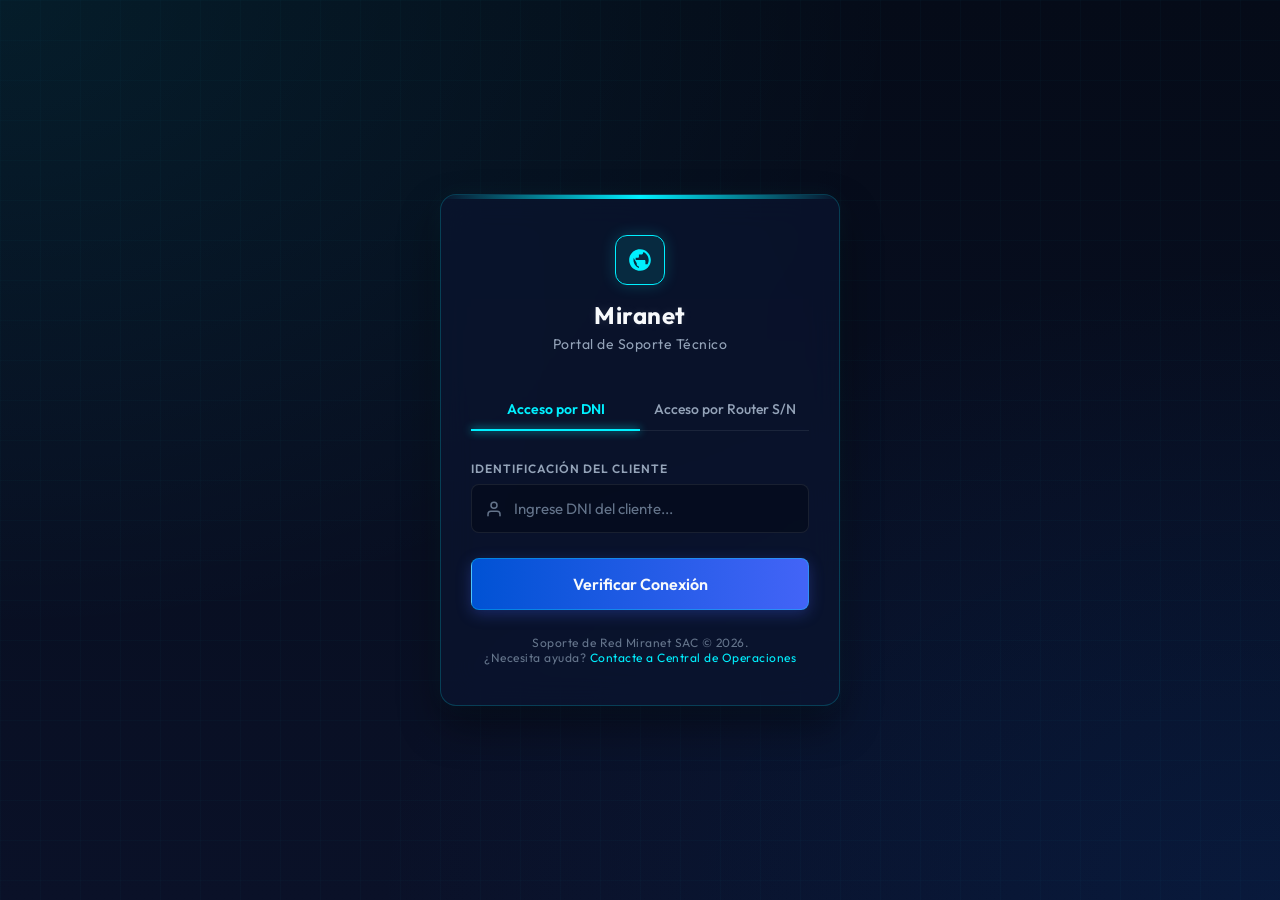
<file: frontend/index.html>
<!DOCTYPE html>
<html lang="es">
<head>
    <meta charset="UTF-8">
    <meta name="viewport" content="width=device-width, initial-scale=1.0">
    <title>Miranet - Portal de Soporte Técnico (Login)</title>
    <!-- Google Fonts: Outfit for clean engineering interface vibe -->
    <link rel="preconnect" href="https://fonts.googleapis.com">
    <link rel="preconnect" href="https://fonts.gstatic.com" crossorigin>
    <link href="https://fonts.googleapis.com/css2?family=Outfit:wght@300;400;500;600;700;800&display=swap" rel="stylesheet">
    <style>
        :root {
            --bg-primary: #050b18;
            --bg-secondary: #0a1128;
            --bg-card: rgba(10, 20, 47, 0.7);
            --border-glow: rgba(0, 240, 255, 0.2);
            --border-active: #00f0ff;
            --text-primary: #f8fafc;
            --text-secondary: #94a3b8;
            --text-muted: #64748b;
            --cyan-glow: rgba(0, 240, 255, 0.4);
            --danger-color: #ef4444;
        }

        * {
            box-sizing: border-box;
            margin: 0;
            padding: 0;
            font-family: 'Outfit', sans-serif;
            transition: all 0.3s ease;
        }

        body {
            background-color: var(--bg-primary);
            background-image: 
                radial-gradient(at 0% 0%, rgba(0, 240, 255, 0.08) 0, transparent 50%),
                radial-gradient(at 100% 100%, rgba(0, 74, 173, 0.15) 0, transparent 50%),
                linear-gradient(180deg, var(--bg-primary) 0%, var(--bg-secondary) 100%);
            min-height: 100vh;
            display: flex;
            align-items: center;
            justify-content: center;
            color: var(--text-primary);
            overflow-x: hidden;
            position: relative;
        }

        /* Subtle cyber grid backdrop */
        body::before {
            content: '';
            position: absolute;
            top: 0;
            left: 0;
            width: 100%;
            height: 100%;
            background-size: 40px 40px;
            background-image: 
                linear-gradient(to right, rgba(0, 240, 255, 0.02) 1px, transparent 1px),
                linear-gradient(to bottom, rgba(0, 240, 255, 0.02) 1px, transparent 1px);
            pointer-events: none;
            z-index: 1;
        }

        .login-container {
            width: 100%;
            max-width: 440px;
            padding: 20px;
            position: relative;
            z-index: 2;
        }

        .login-card {
            background: var(--bg-card);
            border: 1px solid var(--border-glow);
            border-radius: 16px;
            padding: 40px 30px;
            box-shadow: 0 20px 40px rgba(0, 0, 0, 0.4), 
                        0 0 25px rgba(0, 240, 255, 0.05);
            backdrop-filter: blur(16px);
            -webkit-backdrop-filter: blur(16px);
            position: relative;
            overflow: hidden;
        }

        /* Ambient top cyan indicator line */
        .login-card::before {
            content: '';
            position: absolute;
            top: 0;
            left: 0;
            right: 0;
            height: 4px;
            background: linear-gradient(90deg, transparent, var(--border-active), transparent);
        }

        .header {
            text-align: center;
            margin-bottom: 35px;
        }

        .logo {
            display: inline-flex;
            align-items: center;
            justify-content: center;
            width: 50px;
            height: 50px;
            border-radius: 12px;
            background: rgba(0, 240, 255, 0.1);
            border: 1px solid var(--border-active);
            box-shadow: 0 0 15px rgba(0, 240, 255, 0.2);
            margin-bottom: 15px;
        }

        .logo svg {
            width: 26px;
            height: 26px;
            fill: var(--border-active);
        }

        .title {
            font-size: 24px;
            font-weight: 700;
            letter-spacing: 0.5px;
            color: var(--text-primary);
            text-shadow: 0 0 10px rgba(248, 250, 252, 0.1);
        }

        .subtitle {
            font-size: 14px;
            color: var(--text-secondary);
            margin-top: 5px;
            font-weight: 400;
            letter-spacing: 0.5px;
        }

        .tabs {
            display: flex;
            border-bottom: 1px solid rgba(255, 255, 255, 0.08);
            margin-bottom: 30px;
        }

        .tab-btn {
            flex: 1;
            background: none;
            border: none;
            color: var(--text-secondary);
            font-size: 14px;
            font-weight: 500;
            padding: 12px 5px;
            cursor: pointer;
            position: relative;
            outline: none;
        }

        .tab-btn:hover {
            color: var(--text-primary);
        }

        .tab-btn.active {
            color: var(--border-active);
            font-weight: 600;
        }

        .tab-btn.active::after {
            content: '';
            position: absolute;
            bottom: -1px;
            left: 0;
            right: 0;
            height: 2px;
            background: var(--border-active);
            box-shadow: 0 0 8px var(--border-active);
        }

        .form-group {
            margin-bottom: 25px;
            position: relative;
        }

        .form-label {
            display: block;
            font-size: 12px;
            font-weight: 600;
            text-transform: uppercase;
            letter-spacing: 1px;
            color: var(--text-secondary);
            margin-bottom: 8px;
        }

        .input-wrapper {
            position: relative;
        }

        .input-icon {
            position: absolute;
            left: 14px;
            top: 50%;
            transform: translateY(-50%);
            width: 18px;
            height: 18px;
            stroke: var(--text-muted);
            fill: none;
            pointer-events: none;
        }

        .form-input {
            width: 100%;
            background: rgba(5, 11, 24, 0.6);
            border: 1px solid rgba(255, 255, 255, 0.08);
            border-radius: 8px;
            padding: 14px 14px 14px 42px;
            font-size: 15px;
            color: var(--text-primary);
            outline: none;
        }

        .form-input::placeholder {
            color: var(--text-muted);
        }

        .form-input:focus {
            border-color: var(--border-active);
            box-shadow: 0 0 10px rgba(0, 240, 255, 0.15);
            background: rgba(5, 11, 24, 0.8);
        }

        /* Focus icon state change */
        .form-input:focus ~ .input-icon {
            stroke: var(--border-active);
            filter: drop-shadow(0 0 2px var(--border-active));
        }

        .input-panel {
            display: none;
        }

        .input-panel.active {
            display: block;
            animation: fadeIn 0.25s ease-out forwards;
        }

        @keyframes fadeIn {
            from { opacity: 0; transform: translateY(5px); }
            to { opacity: 1; transform: translateY(0); }
        }

        .error-message {
            color: var(--danger-color);
            font-size: 13px;
            margin-top: 6px;
            display: none;
            align-items: center;
            gap: 5px;
        }

        .btn-submit {
            width: 100%;
            background: linear-gradient(90deg, #0052d4, #4364f7, #6fb1fc);
            background-size: 200% auto;
            border: 1px solid rgba(0, 240, 255, 0.3);
            border-radius: 8px;
            color: var(--text-primary);
            font-size: 16px;
            font-weight: 600;
            padding: 15px;
            cursor: pointer;
            outline: none;
            display: flex;
            align-items: center;
            justify-content: center;
            gap: 10px;
            box-shadow: 0 4px 15px rgba(67, 100, 247, 0.3);
        }

        .btn-submit:hover:not(:disabled) {
            background-position: right center;
            box-shadow: 0 0 20px rgba(0, 240, 255, 0.4),
                        0 5px 15px rgba(67, 100, 247, 0.5);
            border-color: var(--border-active);
            transform: translateY(-1px);
        }

        .btn-submit:active:not(:disabled) {
            transform: translateY(1px);
            box-shadow: 0 2px 10px rgba(67, 100, 247, 0.3);
        }

        .btn-submit:disabled {
            opacity: 0.8;
            cursor: not-allowed;
            background: rgba(67, 100, 247, 0.2);
            border-color: rgba(255, 255, 255, 0.05);
            box-shadow: none;
            color: var(--text-secondary);
        }

        /* Custom Spinner */
        .spinner {
            display: none;
            width: 20px;
            height: 20px;
            border: 2px solid rgba(255, 255, 255, 0.3);
            border-radius: 50%;
            border-top-color: var(--text-primary);
            animation: spin 0.8s linear infinite;
        }

        @keyframes spin {
            to { transform: rotate(360deg); }
        }

        .footer-note {
            text-align: center;
            margin-top: 25px;
            font-size: 12px;
            color: var(--text-muted);
            letter-spacing: 0.5px;
        }

        .footer-note a {
            color: var(--border-active);
            text-decoration: none;
        }

        .footer-note a:hover {
            text-decoration: underline;
        }
    </style>
</head>
<body>

    <div class="login-container">
        <div class="login-card">
            <!-- Header section with branding -->
            <div class="header">
                <div class="logo">
                    <svg viewBox="0 0 24 24">
                        <path d="M12 2C6.48 2 2 6.48 2 12s4.48 10 10 10 10-4.48 10-10S17.52 2 12 2zm1 17.93c-3.95-.49-7-3.85-7-7.93 0-.62.08-1.21.21-1.79L9 15v1c0 1.1.9 2 2 2v1.93zm6.9-2.54c-.26-.81-1-1.39-1.9-1.39h-1v-3c0-.55-.45-1-1-1H8v-2h2c.55 0 1-.45 1-1V7h2c1.1 0 2-.9 2-2v-.41c2.93 1.19 5 4.06 5 7.41 0 2.08-.8 3.97-2.1 5.39z"/>
                    </svg>
                </div>
                <h2 class="title">Miranet</h2>
                <p class="subtitle">Portal de Soporte Técnico</p>
            </div>

            <!-- Interative Access Tabs -->
            <div class="tabs">
                <button type="button" class="tab-btn active" id="tab-dni" onclick="switchTab('dni')">Acceso por DNI</button>
                <button type="button" class="tab-btn" id="tab-router" onclick="switchTab('router')">Acceso por Router S/N</button>
            </div>

            <!-- Form panels -->
            <form id="login-form" onsubmit="handleLogin(event)" novalidate>
                
                <!-- Panel 1: Acceso por DNI -->
                <div class="input-panel active" id="panel-dni">
                    <div class="form-group">
                        <label class="form-label" for="input-dni">Identificación del Cliente</label>
                        <div class="input-wrapper">
                            <input 
                                type="text" 
                                id="input-dni" 
                                class="form-input" 
                                placeholder="Ingrese DNI del cliente..."
                                inputmode="numeric"
                                maxlength="8"
                                oninput="validateDniInput(this)"
                            >
                            <!-- User card SVG icon -->
                            <svg class="input-icon" viewBox="0 0 24 24" stroke-width="2" stroke-linecap="round" stroke-linejoin="round">
                                <path d="M20 21v-2a4 4 0 0 0-4-4H8a4 4 0 0 0-4 4v2"></path>
                                <circle cx="12" cy="7" r="4"></circle>
                            </svg>
                        </div>
                        <div class="error-message" id="error-dni">Por favor, ingrese un DNI válido de 8 dígitos.</div>
                    </div>
                </div>

                <!-- Panel 2: Acceso por Router S/N -->
                <div class="input-panel" id="panel-router">
                    <div class="form-group">
                        <label class="form-label" for="input-router">Número de Serie del Equipo</label>
                        <div class="input-wrapper">
                            <input 
                                type="text" 
                                id="input-router" 
                                class="form-input" 
                                placeholder="Ingrese Número de Serie del Router (CPE)..."
                                oninput="clearError('router')"
                            >
                            <!-- Router/Network SVG icon -->
                            <svg class="input-icon" viewBox="0 0 24 24" stroke-width="2" stroke-linecap="round" stroke-linejoin="round">
                                <rect x="2" y="2" width="20" height="8" rx="2" ry="2"></rect>
                                <rect x="2" y="14" width="20" height="8" rx="2" ry="2"></rect>
                                <line x1="6" y1="6" x2="6.01" y2="6"></line>
                                <line x1="10" y1="6" x2="10.01" y2="6"></line>
                                <line x1="6" y1="18" x2="6.01" y2="18"></line>
                                <line x1="10" y1="18" x2="10.01" y2="18"></line>
                            </svg>
                        </div>
                        <div class="error-message" id="error-router">Por favor, ingrese el número de serie del router.</div>
                    </div>
                </div>

                <!-- Main Action Button -->
                <button type="submit" class="btn-submit" id="btn-submit">
                    <span class="spinner" id="btn-spinner"></span>
                    <span id="btn-text">Verificar Conexión</span>
                </button>
            </form>

            <div class="footer-note">
                Soporte de Red Miranet SAC &copy; 2026. <br>
                ¿Necesita ayuda? <a href="#">Contacte a Central de Operaciones</a>
            </div>
        </div>
    </div>

    <script>
        let currentMethod = 'dni'; // Current active tab

        // Toggle authentication tabs
        function switchTab(method) {
            if (method === currentMethod) return;
            currentMethod = method;

            // Update Tab Button styles
            document.querySelectorAll('.tab-btn').forEach(btn => btn.classList.remove('active'));
            document.getElementById(`tab-${method}`).classList.add('active');

            // Update input panels visibility
            document.querySelectorAll('.input-panel').forEach(panel => panel.classList.remove('active'));
            document.getElementById(`panel-${method}`).classList.add('active');

            // Reset inputs and error messages
            document.getElementById('input-dni').value = '';
            document.getElementById('input-router').value = '';
            document.querySelectorAll('.error-message').forEach(err => err.style.display = 'none');
        }

        // Restrict DNI input to numbers only
        function validateDniInput(input) {
            input.value = input.value.replace(/\D/g, ''); // strip non-digits
            clearError('dni');
        }

        function clearError(method) {
            document.getElementById(`error-${method}`).style.display = 'none';
        }

        // Handle login verification simulation and redirect
        function handleLogin(event) {
            event.preventDefault();

            const btnSubmit = document.getElementById('btn-submit');
            const btnSpinner = document.getElementById('btn-spinner');
            const btnText = document.getElementById('btn-text');

            let isValid = true;
            let payload = {};

            if (currentMethod === 'dni') {
                const dniVal = document.getElementById('input-dni').value.trim();
                const dniError = document.getElementById('error-dni');
                
                if (dniVal.length !== 8) {
                    dniError.style.display = 'block';
                    isValid = false;
                } else {
                    payload = { type: 'DNI', value: dniVal };
                }
            } else {
                const routerVal = document.getElementById('input-router').value.trim();
                const routerError = document.getElementById('error-router');

                if (!routerVal) {
                    routerError.style.display = 'block';
                    isValid = false;
                } else {
                    payload = { type: 'RouterSN', value: routerVal };
                }
            }

            if (!isValid) return;

            // Trigger loading state for 2 seconds
            btnSubmit.disabled = true;
            btnSpinner.style.display = 'block';
            btnText.textContent = 'Verificando...';

            console.log(`[Miranet Authentication] Initiating connection verification callback...`, payload);

            setTimeout(() => {
                // Restore original state, log success, and redirect to agent dashboard
                btnSubmit.disabled = false;
                btnSpinner.style.display = 'none';
                btnText.textContent = 'Verificar Conexión';
                
                console.log(`[Miranet Authentication] Successful simulation verify response. Redirecting to agent.html...`, payload);
                window.location.href = 'agent.html';
            }, 2000);
        }
    </script>
</body>
</html>
</file>
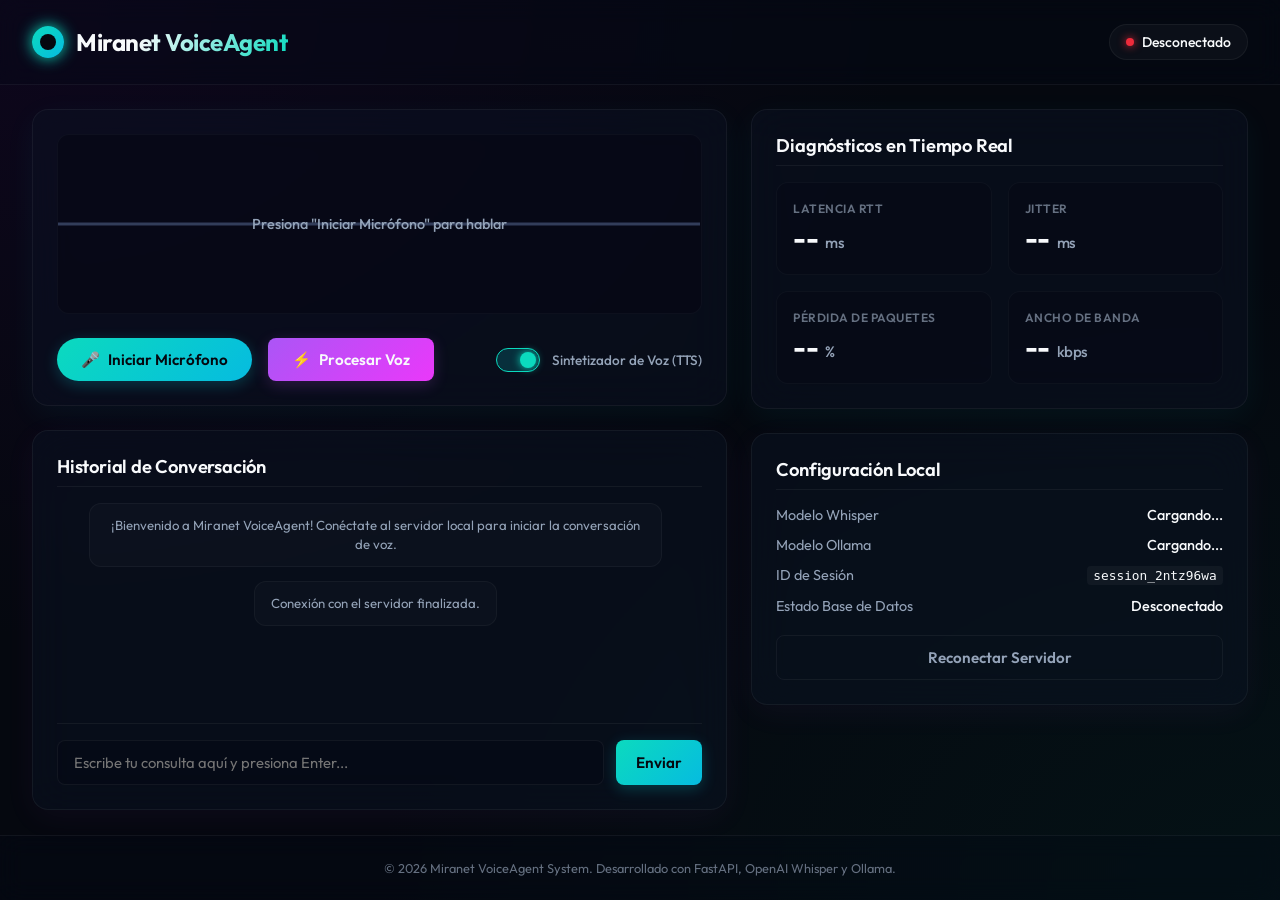
<file: frontend/agent.html>
<!DOCTYPE html>
<html lang="es">
<head>
    <meta charset="UTF-8">
    <meta name="viewport" content="width=device-width, initial-scale=1.0">
    <meta name="description" content="Miranet VoiceAgent - Interfaz de voz interactiva en tiempo real utilizando inteligencia artificial local.">
    <title>Miranet VoiceAgent - Panel de Voz en Tiempo Real</title>
    <!-- Google Fonts -->
    <link rel="preconnect" href="https://fonts.googleapis.com">
    <link rel="preconnect" href="https://fonts.gstatic.com" crossorigin>
    <link href="https://fonts.googleapis.com/css2?family=Outfit:wght@300;400;500;600;700;800&display=swap" rel="stylesheet">
    <!-- Custom CSS -->
    <link rel="stylesheet" href="index.css?v=1.0.3">
</head>
<body>
    <header class="app-header">
        <div class="logo-container">
            <div class="logo-icon"></div>
            <h1>Miranet VoiceAgent</h1>
        </div>
        <div class="connection-status-badge" id="status-indicator">
            <span class="status-dot"></span>
            <span id="status-text">Desconectado</span>
        </div>
    </header>

    <main class="app-container">
        <!-- Panel Izquierdo: Interacción y Voz -->
        <section class="panel-left" aria-label="Consola de Voz">
            <div class="card glass-card visualizer-card">
                <div class="waveform-container">
                    <canvas id="waveform-canvas"></canvas>
                    <div class="waveform-overlay" id="visualizer-overlay-text">
                        Presiona "Iniciar Micrófono" para hablar
                    </div>
                </div>

                <div class="controls-container">
                    <button id="mic-toggle-btn" class="btn btn-primary btn-round" aria-label="Alternar micrófono">
                        <span class="btn-icon">🎤</span>
                        <span class="btn-label" id="mic-btn-label">Iniciar Micrófono</span>
                    </button>

                    <button id="speech-trigger-btn" class="btn btn-secondary disabled" disabled aria-label="Enviar audio para procesar">
                        <span class="btn-icon">⚡</span>
                        <span class="btn-label">Procesar Voz</span>
                    </button>

                    <div class="setting-row">
                        <label class="switch-container" for="tts-toggle">
                            <input type="checkbox" id="tts-toggle" checked>
                            <span class="switch-slider"></span>
                        </label>
                        <span class="label-text">Sintetizador de Voz (TTS)</span>
                    </div>
                </div>
            </div>

            <div class="card glass-card chat-card">
                <h2>Historial de Conversación</h2>
                <div class="chat-log" id="chat-log-container">
                    <div class="chat-message system-msg">
                        <div class="msg-bubble">
                            ¡Bienvenido a Miranet VoiceAgent! Conéctate al servidor local para iniciar la conversación de voz.
                        </div>
                    </div>
                </div>
                <div class="chat-input-container">
                    <input type="text" id="text-query-input" placeholder="Escribe tu consulta aquí y presiona Enter..." aria-label="Escribir consulta">
                    <button id="send-query-btn" class="btn btn-primary" aria-label="Enviar consulta">Enviar</button>
                </div>
            </div>
        </section>

        <!-- Panel Derecho: Métricas de Red y Diagnóstico -->
        <section class="panel-right" aria-label="Panel de Métricas y Diagnósticos">
            <div class="card glass-card metrics-card">
                <h2>Diagnósticos en Tiempo Real</h2>
                
                <div class="metrics-grid">
                    <div class="metric-box">
                        <div class="metric-title">Latencia RTT</div>
                        <div class="metric-value" id="val-latency">-- <span class="unit">ms</span></div>
                    </div>
                    
                    <div class="metric-box">
                        <div class="metric-title">Jitter</div>
                        <div class="metric-value" id="val-jitter">-- <span class="unit">ms</span></div>
                    </div>

                    <div class="metric-box">
                        <div class="metric-title">Pérdida de Paquetes</div>
                        <div class="metric-value" id="val-loss">-- <span class="unit">%</span></div>
                    </div>

                    <div class="metric-box">
                        <div class="metric-title">Ancho de Banda</div>
                        <div class="metric-value" id="val-bandwidth">-- <span class="unit">kbps</span></div>
                    </div>
                </div>
            </div>

            <div class="card glass-card status-card">
                <h2>Configuración Local</h2>
                <div class="metadata-list">
                    <div class="metadata-row">
                        <span class="meta-label">Modelo Whisper</span>
                        <span class="meta-val" id="meta-whisper">Cargando...</span>
                    </div>
                    <div class="metadata-row">
                        <span class="meta-label">Modelo Ollama</span>
                        <span class="meta-val" id="meta-ollama">Cargando...</span>
                    </div>
                    <div class="metadata-row">
                        <span class="meta-label">ID de Sesión</span>
                        <span class="meta-val code-text" id="meta-session">--</span>
                    </div>
                    <div class="metadata-row">
                        <span class="meta-label">Estado Base de Datos</span>
                        <span class="meta-val" id="meta-db">Desconectado</span>
                    </div>
                </div>
                <button id="reconnect-server-btn" class="btn btn-outline" aria-label="Reconectar servidor">
                    Reconectar Servidor
                </button>
            </div>
        </section>
    </main>

    <footer class="app-footer">
        <p>&copy; 2026 Miranet VoiceAgent System. Desarrollado con FastAPI, OpenAI Whisper y Ollama.</p>
    </footer>

    <!-- Custom Javascript Client -->
    <script src="index.js?v=1.0.3"></script>
</body>
</html>
</file>
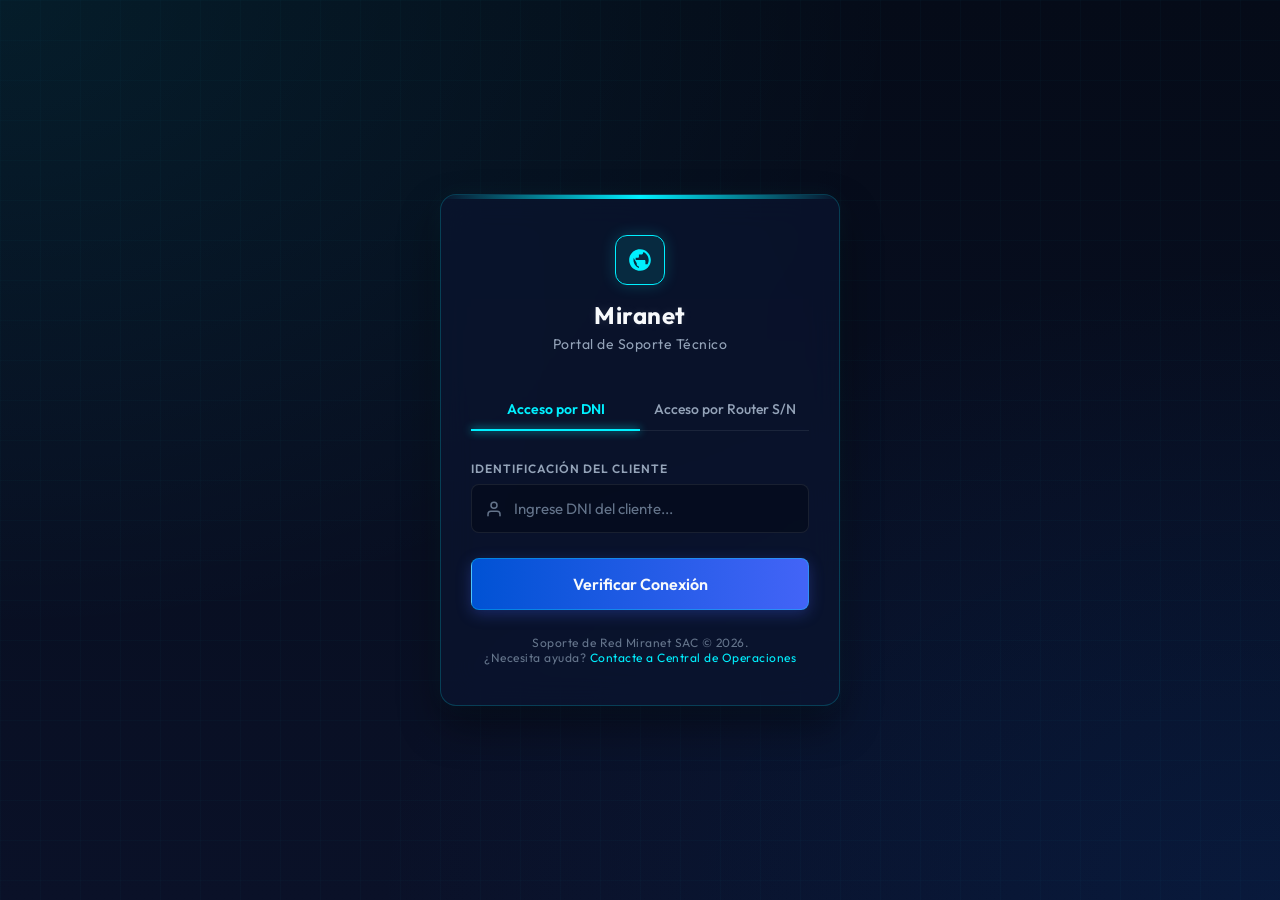
<file: frontend/login.html>
<!DOCTYPE html>
<html lang="es">
<head>
    <meta charset="UTF-8">
    <meta name="viewport" content="width=device-width, initial-scale=1.0">
    <title>Miranet - Portal de Soporte Técico (Login)</title>
    <!-- Google Fonts: Outfit for clean engineering interface vibe -->
    <link rel="preconnect" href="https://fonts.googleapis.com">
    <link rel="preconnect" href="https://fonts.gstatic.com" crossorigin>
    <link href="https://fonts.googleapis.com/css2?family=Outfit:wght@300;400;500;600;700;800&display=swap" rel="stylesheet">
    <style>
        :root {
            --bg-primary: #050b18;
            --bg-secondary: #0a1128;
            --bg-card: rgba(10, 20, 47, 0.7);
            --border-glow: rgba(0, 240, 255, 0.2);
            --border-active: #00f0ff;
            --text-primary: #f8fafc;
            --text-secondary: #94a3b8;
            --text-muted: #64748b;
            --cyan-glow: rgba(0, 240, 255, 0.4);
            --danger-color: #ef4444;
        }

        * {
            box-sizing: border-box;
            margin: 0;
            padding: 0;
            font-family: 'Outfit', sans-serif;
            transition: all 0.3s ease;
        }

        body {
            background-color: var(--bg-primary);
            background-image: 
                radial-gradient(at 0% 0%, rgba(0, 240, 255, 0.08) 0, transparent 50%),
                radial-gradient(at 100% 100%, rgba(0, 74, 173, 0.15) 0, transparent 50%),
                linear-gradient(180deg, var(--bg-primary) 0%, var(--bg-secondary) 100%);
            min-height: 100vh;
            display: flex;
            align-items: center;
            justify-content: center;
            color: var(--text-primary);
            overflow-x: hidden;
            position: relative;
        }

        /* Subtle cyber grid backdrop */
        body::before {
            content: '';
            position: absolute;
            top: 0;
            left: 0;
            width: 100%;
            height: 100%;
            background-size: 40px 40px;
            background-image: 
                linear-gradient(to right, rgba(0, 240, 255, 0.02) 1px, transparent 1px),
                linear-gradient(to bottom, rgba(0, 240, 255, 0.02) 1px, transparent 1px);
            pointer-events: none;
            z-index: 1;
        }

        .login-container {
            width: 100%;
            max-width: 440px;
            padding: 20px;
            position: relative;
            z-index: 2;
        }

        .login-card {
            background: var(--bg-card);
            border: 1px solid var(--border-glow);
            border-radius: 16px;
            padding: 40px 30px;
            box-shadow: 0 20px 40px rgba(0, 0, 0, 0.4), 
                        0 0 25px rgba(0, 240, 255, 0.05);
            backdrop-filter: blur(16px);
            -webkit-backdrop-filter: blur(16px);
            position: relative;
            overflow: hidden;
        }

        /* Ambient top cyan indicator line */
        .login-card::before {
            content: '';
            position: absolute;
            top: 0;
            left: 0;
            right: 0;
            height: 4px;
            background: linear-gradient(90deg, transparent, var(--border-active), transparent);
        }

        .header {
            text-align: center;
            margin-bottom: 35px;
        }

        .logo {
            display: inline-flex;
            align-items: center;
            justify-content: center;
            width: 50px;
            height: 50px;
            border-radius: 12px;
            background: rgba(0, 240, 255, 0.1);
            border: 1px solid var(--border-active);
            box-shadow: 0 0 15px rgba(0, 240, 255, 0.2);
            margin-bottom: 15px;
        }

        .logo svg {
            width: 26px;
            height: 26px;
            fill: var(--border-active);
        }

        .title {
            font-size: 24px;
            font-weight: 700;
            letter-spacing: 0.5px;
            color: var(--text-primary);
            text-shadow: 0 0 10px rgba(248, 250, 252, 0.1);
        }

        .subtitle {
            font-size: 14px;
            color: var(--text-secondary);
            margin-top: 5px;
            font-weight: 400;
            letter-spacing: 0.5px;
        }

        .tabs {
            display: flex;
            border-bottom: 1px solid rgba(255, 255, 255, 0.08);
            margin-bottom: 30px;
        }

        .tab-btn {
            flex: 1;
            background: none;
            border: none;
            color: var(--text-secondary);
            font-size: 14px;
            font-weight: 500;
            padding: 12px 5px;
            cursor: pointer;
            position: relative;
            outline: none;
        }

        .tab-btn:hover {
            color: var(--text-primary);
        }

        .tab-btn.active {
            color: var(--border-active);
            font-weight: 600;
        }

        .tab-btn.active::after {
            content: '';
            position: absolute;
            bottom: -1px;
            left: 0;
            right: 0;
            height: 2px;
            background: var(--border-active);
            box-shadow: 0 0 8px var(--border-active);
        }

        .form-group {
            margin-bottom: 25px;
            position: relative;
        }

        .form-label {
            display: block;
            font-size: 12px;
            font-weight: 600;
            text-transform: uppercase;
            letter-spacing: 1px;
            color: var(--text-secondary);
            margin-bottom: 8px;
        }

        .input-wrapper {
            position: relative;
        }

        .input-icon {
            position: absolute;
            left: 14px;
            top: 50%;
            transform: translateY(-50%);
            width: 18px;
            height: 18px;
            stroke: var(--text-muted);
            fill: none;
            pointer-events: none;
        }

        .form-input {
            width: 100%;
            background: rgba(5, 11, 24, 0.6);
            border: 1px solid rgba(255, 255, 255, 0.08);
            border-radius: 8px;
            padding: 14px 14px 14px 42px;
            font-size: 15px;
            color: var(--text-primary);
            outline: none;
        }

        .form-input::placeholder {
            color: var(--text-muted);
        }

        .form-input:focus {
            border-color: var(--border-active);
            box-shadow: 0 0 10px rgba(0, 240, 255, 0.15);
            background: rgba(5, 11, 24, 0.8);
        }

        /* Focus icon state change */
        .form-input:focus ~ .input-icon {
            stroke: var(--border-active);
            filter: drop-shadow(0 0 2px var(--border-active));
        }

        .input-panel {
            display: none;
        }

        .input-panel.active {
            display: block;
            animation: fadeIn 0.25s ease-out forwards;
        }

        @keyframes fadeIn {
            from { opacity: 0; transform: translateY(5px); }
            to { opacity: 1; transform: translateY(0); }
        }

        .error-message {
            color: var(--danger-color);
            font-size: 13px;
            margin-top: 6px;
            display: none;
            align-items: center;
            gap: 5px;
        }

        .btn-submit {
            width: 100%;
            background: linear-gradient(90deg, #0052d4, #4364f7, #6fb1fc);
            background-size: 200% auto;
            border: 1px solid rgba(0, 240, 255, 0.3);
            border-radius: 8px;
            color: var(--text-primary);
            font-size: 16px;
            font-weight: 600;
            padding: 15px;
            cursor: pointer;
            outline: none;
            display: flex;
            align-items: center;
            justify-content: center;
            gap: 10px;
            box-shadow: 0 4px 15px rgba(67, 100, 247, 0.3);
        }

        .btn-submit:hover:not(:disabled) {
            background-position: right center;
            box-shadow: 0 0 20px rgba(0, 240, 255, 0.4),
                        0 5px 15px rgba(67, 100, 247, 0.5);
            border-color: var(--border-active);
            transform: translateY(-1px);
        }

        .btn-submit:active:not(:disabled) {
            transform: translateY(1px);
            box-shadow: 0 2px 10px rgba(67, 100, 247, 0.3);
        }

        .btn-submit:disabled {
            opacity: 0.8;
            cursor: not-allowed;
            background: rgba(67, 100, 247, 0.2);
            border-color: rgba(255, 255, 255, 0.05);
            box-shadow: none;
            color: var(--text-secondary);
        }

        /* Custom Spinner */
        .spinner {
            display: none;
            width: 20px;
            height: 20px;
            border: 2px solid rgba(255, 255, 255, 0.3);
            border-radius: 50%;
            border-top-color: var(--text-primary);
            animation: spin 0.8s linear infinite;
        }

        @keyframes spin {
            to { transform: rotate(360deg); }
        }

        .footer-note {
            text-align: center;
            margin-top: 25px;
            font-size: 12px;
            color: var(--text-muted);
            letter-spacing: 0.5px;
        }

        .footer-note a {
            color: var(--border-active);
            text-decoration: none;
        }

        .footer-note a:hover {
            text-decoration: underline;
        }
    </style>
</head>
<body>

    <div class="login-container">
        <div class="login-card">
            <!-- Header section with branding -->
            <div class="header">
                <div class="logo">
                    <svg viewBox="0 0 24 24">
                        <!-- Custom futuristic antenna signal node SVG -->
                        <path d="M12 2C6.48 2 2 6.48 2 12s4.48 10 10 10 10-4.48 10-10S17.52 2 12 2zm1 17.93c-3.95-.49-7-3.85-7-7.93 0-.62.08-1.21.21-1.79L9 15v1c0 1.1.9 2 2 2v1.93zm6.9-2.54c-.26-.81-1-1.39-1.9-1.39h-1v-3c0-.55-.45-1-1-1H8v-2h2c.55 0 1-.45 1-1V7h2c1.1 0 2-.9 2-2v-.41c2.93 1.19 5 4.06 5 7.41 0 2.08-.8 3.97-2.1 5.39z"/>
                    </svg>
                </div>
                <h2 class="title">Miranet</h2>
                <p class="subtitle">Portal de Soporte Técnico</p>
            </div>

            <!-- Interative Access Tabs -->
            <div class="tabs">
                <button type="button" class="tab-btn active" id="tab-dni" onclick="switchTab('dni')">Acceso por DNI</button>
                <button type="button" class="tab-btn" id="tab-router" onclick="switchTab('router')">Acceso por Router S/N</button>
            </div>

            <!-- Form panels -->
            <form id="login-form" onsubmit="handleLogin(event)" novalidate>
                
                <!-- Panel 1: Acceso por DNI -->
                <div class="input-panel active" id="panel-dni">
                    <div class="form-group">
                        <label class="form-label" for="input-dni">Identificación del Cliente</label>
                        <div class="input-wrapper">
                            <input 
                                type="text" 
                                id="input-dni" 
                                class="form-input" 
                                placeholder="Ingrese DNI del cliente..."
                                inputmode="numeric"
                                maxlength="8"
                                oninput="validateDniInput(this)"
                            >
                            <!-- User card SVG icon -->
                            <svg class="input-icon" viewBox="0 0 24 24" stroke-width="2" stroke-linecap="round" stroke-linejoin="round">
                                <path d="M20 21v-2a4 4 0 0 0-4-4H8a4 4 0 0 0-4 4v2"></path>
                                <circle cx="12" cy="7" r="4"></circle>
                            </svg>
                        </div>
                        <div class="error-message" id="error-dni">Por favor, ingrese un DNI válido de 8 dígitos.</div>
                    </div>
                </div>

                <!-- Panel 2: Acceso por Router S/N -->
                <div class="input-panel" id="panel-router">
                    <div class="form-group">
                        <label class="form-label" for="input-router">Número de Serie del Equipo</label>
                        <div class="input-wrapper">
                            <input 
                                type="text" 
                                id="input-router" 
                                class="form-input" 
                                placeholder="Ingrese Número de Serie del Router (CPE)..."
                                oninput="clearError('router')"
                            >
                            <!-- Router/Network SVG icon -->
                            <svg class="input-icon" viewBox="0 0 24 24" stroke-width="2" stroke-linecap="round" stroke-linejoin="round">
                                <rect x="2" y="2" width="20" height="8" rx="2" ry="2"></rect>
                                <rect x="2" y="14" width="20" height="8" rx="2" ry="2"></rect>
                                <line x1="6" y1="6" x2="6.01" y2="6"></line>
                                <line x1="10" y1="6" x2="10.01" y2="6"></line>
                                <line x1="6" y1="18" x2="6.01" y2="18"></line>
                                <line x1="10" y1="18" x2="10.01" y2="18"></line>
                            </svg>
                        </div>
                        <div class="error-message" id="error-router">Por favor, ingrese el número de serie del router.</div>
                    </div>
                </div>

                <!-- Main Action Button -->
                <button type="submit" class="btn-submit" id="btn-submit">
                    <span class="spinner" id="btn-spinner"></span>
                    <span id="btn-text">Verificar Conexión</span>
                </button>
            </form>

            <div class="footer-note">
                Soporte de Red Miranet SAC &copy; 2026. <br>
                ¿Necesita ayuda? <a href="#">Contacte a Central de Operaciones</a>
            </div>
        </div>
    </div>

    <script>
        let currentMethod = 'dni'; // Current active tab

        // Toggle authentication tabs
        function switchTab(method) {
            if (method === currentMethod) return;
            currentMethod = method;

            // Update Tab Button styles
            document.querySelectorAll('.tab-btn').forEach(btn => btn.classList.remove('active'));
            document.getElementById(`tab-${method}`).classList.add('active');

            // Update input panels visibility
            document.querySelectorAll('.input-panel').forEach(panel => panel.classList.remove('active'));
            document.getElementById(`panel-${method}`).classList.add('active');

            // Reset inputs and error messages
            document.getElementById('input-dni').value = '';
            document.getElementById('input-router').value = '';
            document.querySelectorAll('.error-message').forEach(err => err.style.display = 'none');
        }

        // Restrict DNI input to numbers only
        function validateDniInput(input) {
            input.value = input.value.replace(/\D/g, ''); // strip non-digits
            clearError('dni');
        }

        function clearError(method) {
            document.getElementById(`error-${method}`).style.display = 'none';
        }

        // Handle login verification simulation
        function handleLogin(event) {
            event.preventDefault();

            const btnSubmit = document.getElementById('btn-submit');
            const btnSpinner = document.getElementById('btn-spinner');
            const btnText = document.getElementById('btn-text');

            let isValid = true;
            let payload = {};

            if (currentMethod === 'dni') {
                const dniVal = document.getElementById('input-dni').value.trim();
                const dniError = document.getElementById('error-dni');
                
                if (dniVal.length !== 8) {
                    dniError.style.display = 'block';
                    isValid = false;
                } else {
                    payload = { type: 'DNI', value: dniVal };
                }
            } else {
                const routerVal = document.getElementById('input-router').value.trim();
                const routerError = document.getElementById('error-router');

                if (!routerVal) {
                    routerError.style.display = 'block';
                    isValid = false;
                } else {
                    payload = { type: 'RouterSN', value: routerVal };
                }
            }

            if (!isValid) return;

            // Trigger loading state for 2 seconds
            btnSubmit.disabled = true;
            btnSpinner.style.display = 'block';
            btnText.textContent = 'Verificando...';

            console.log(`[Miranet Authentication] Initiating connection verification callback...`, payload);

            setTimeout(() => {
                // Restore original state and simulation log success
                btnSubmit.disabled = false;
                btnSpinner.style.display = 'none';
                btnText.textContent = 'Verificar Conexión';
                
                console.log(`[Miranet Authentication] Successful simulation verify response for:`, payload);
                alert(`Conexión verificada con éxito para el acceso: ${payload.value}`);
            }, 2000);
        }
    </script>
</body>
</html>
</file>
<file: frontend/index.css>
/* Design Tokens & Theme Variables */
:root {
    --bg-main: hsl(222, 47%, 4%);
    --bg-mesh-1: radial-gradient(at 0% 0%, hsla(273, 93%, 12%, 0.3) 0px, transparent 50%);
    --bg-mesh-2: radial-gradient(at 100% 100%, hsla(172, 90%, 10%, 0.25) 0px, transparent 50%);
    
    --card-bg: rgba(13, 20, 38, 0.45);
    --card-border: rgba(255, 255, 255, 0.05);
    --card-glow-teal: 0 8px 32px 0 rgba(0, 242, 254, 0.05);
    --card-glow-purple: 0 8px 32px 0 rgba(197, 85, 236, 0.05);

    --primary-color: hsl(172, 90%, 45%);
    --primary-gradient: linear-gradient(135deg, hsl(172, 90%, 45%) 0%, hsl(190, 95%, 45%) 100%);
    --secondary-color: hsl(272, 90%, 65%);
    --secondary-gradient: linear-gradient(135deg, hsl(272, 90%, 65%) 0%, hsl(295, 95%, 60%) 100%);
    
    --text-primary: hsl(210, 40%, 98%);
    --text-secondary: hsl(215, 20%, 65%);
    --text-muted: hsl(215, 12%, 45%);

    --success-color: hsl(145, 80%, 45%);
    --danger-color: hsl(355, 85%, 55%);
    --warning-color: hsl(35, 90%, 55%);

    --font-sans: 'Outfit', -apple-system, BlinkMacSystemFont, "Segoe UI", Roboto, sans-serif;
    --transition-smooth: all 0.3s cubic-bezier(0.25, 0.8, 0.25, 1);
}

/* Reset & Global */
* {
    box-sizing: border-box;
    margin: 0;
    padding: 0;
}

body {
    background-color: var(--bg-main);
    background-image: var(--bg-mesh-1), var(--bg-mesh-2);
    background-attachment: fixed;
    color: var(--text-primary);
    font-family: var(--font-sans);
    min-height: 100vh;
    display: flex;
    flex-direction: column;
    overflow-x: hidden;
}

/* Header */
.app-header {
    display: flex;
    justify-content: space-between;
    align-items: center;
    padding: 1.5rem 2rem;
    border-bottom: 1px solid var(--card-border);
    backdrop-filter: blur(12px);
    background-color: rgba(6, 10, 23, 0.3);
}

.logo-container {
    display: flex;
    align-items: center;
    gap: 0.75rem;
}

.logo-icon {
    width: 2rem;
    height: 2rem;
    border-radius: 50%;
    background: var(--primary-gradient);
    box-shadow: 0 0 15px var(--primary-color);
    position: relative;
}

.logo-icon::after {
    content: '';
    position: absolute;
    top: 25%;
    left: 25%;
    width: 50%;
    height: 50%;
    border-radius: 50%;
    background-color: var(--bg-main);
}

.logo-container h1 {
    font-size: 1.5rem;
    font-weight: 700;
    letter-spacing: -0.5px;
    background: linear-gradient(120deg, var(--text-primary) 30%, var(--primary-color) 100%);
    -webkit-background-clip: text;
    -webkit-text-fill-color: transparent;
}

.connection-status-badge {
    display: flex;
    align-items: center;
    gap: 0.5rem;
    background-color: rgba(255, 255, 255, 0.03);
    border: 1px solid var(--card-border);
    padding: 0.5rem 1rem;
    border-radius: 50px;
    font-size: 0.875rem;
    font-weight: 500;
    transition: var(--transition-smooth);
}

.connection-status-badge.connected {
    border-color: rgba(0, 242, 254, 0.2);
    box-shadow: 0 0 10px rgba(0, 242, 254, 0.05);
}

.status-dot {
    width: 8px;
    height: 8px;
    border-radius: 50%;
    background-color: var(--danger-color);
    box-shadow: 0 0 8px var(--danger-color);
    transition: var(--transition-smooth);
}

.connection-status-badge.connected .status-dot {
    background-color: var(--success-color);
    box-shadow: 0 0 8px var(--success-color);
    animation: pulse-green 2s infinite;
}

/* App Container Layout */
.app-container {
    flex: 1;
    display: grid;
    grid-template-columns: 1.4fr 1fr;
    gap: 1.5rem;
    padding: 1.5rem 2rem;
    max-width: 1600px;
    width: 100%;
    margin: 0 auto;
}

@media (max-width: 1024px) {
    .app-container {
        grid-template-columns: 1fr;
    }
}

/* Cards & Glassmorphism */
.card {
    background: var(--card-bg);
    border: 1px solid var(--card-border);
    border-radius: 16px;
    padding: 1.5rem;
    backdrop-filter: blur(20px);
    transition: var(--transition-smooth);
}

.visualizer-card {
    box-shadow: var(--card-glow-teal);
    display: flex;
    flex-direction: column;
    gap: 1.5rem;
    margin-bottom: 1.5rem;
}

.chat-card {
    box-shadow: var(--card-glow-purple);
    display: flex;
    flex-direction: column;
    height: 380px;
}

.metrics-card {
    box-shadow: var(--card-glow-teal);
    margin-bottom: 1.5rem;
}

.status-card {
    box-shadow: var(--card-glow-purple);
}

h2 {
    font-size: 1.15rem;
    font-weight: 600;
    margin-bottom: 1rem;
    letter-spacing: -0.2px;
    color: var(--text-primary);
    border-bottom: 1px solid rgba(255, 255, 255, 0.05);
    padding-bottom: 0.5rem;
}

/* Waveform Visualizer */
.waveform-container {
    height: 180px;
    background-color: rgba(5, 8, 20, 0.6);
    border-radius: 12px;
    border: 1px solid rgba(255, 255, 255, 0.03);
    position: relative;
    overflow: hidden;
}

#waveform-canvas {
    width: 100%;
    height: 100%;
    display: block;
}

.waveform-overlay {
    position: absolute;
    top: 50%;
    left: 50%;
    transform: translate(-50%, -50%);
    font-size: 0.9rem;
    font-weight: 500;
    color: var(--text-secondary);
    pointer-events: none;
    transition: var(--transition-smooth);
}

/* Buttons */
.controls-container {
    display: flex;
    align-items: center;
    flex-wrap: wrap;
    gap: 1rem;
}

.btn {
    font-family: var(--font-sans);
    font-weight: 600;
    font-size: 0.95rem;
    padding: 0.75rem 1.5rem;
    border-radius: 8px;
    cursor: pointer;
    border: none;
    display: flex;
    align-items: center;
    justify-content: center;
    gap: 0.5rem;
    transition: var(--transition-smooth);
}

.btn-primary {
    background: var(--primary-gradient);
    color: hsl(222, 47%, 4%);
    box-shadow: 0 4px 15px rgba(0, 242, 254, 0.2);
}

.btn-primary:hover:not(:disabled) {
    transform: translateY(-2px);
    box-shadow: 0 6px 20px rgba(0, 242, 254, 0.35);
}

.btn-secondary {
    background: var(--secondary-gradient);
    color: var(--text-primary);
    box-shadow: 0 4px 15px rgba(197, 85, 236, 0.2);
}

.btn-secondary:hover:not(:disabled) {
    transform: translateY(-2px);
    box-shadow: 0 6px 20px rgba(197, 85, 236, 0.35);
}

.btn-outline {
    background: transparent;
    border: 1px solid var(--card-border);
    color: var(--text-secondary);
    width: 100%;
    margin-top: 1.25rem;
}

.btn-outline:hover {
    border-color: var(--text-secondary);
    color: var(--text-primary);
    background-color: rgba(255, 255, 255, 0.02);
}

.btn-round {
    border-radius: 50px;
}

.btn:disabled, .btn.disabled {
    opacity: 0.4;
    cursor: not-allowed;
    transform: none !important;
    box-shadow: none !important;
}

/* Switch UI */
.setting-row {
    display: flex;
    align-items: center;
    gap: 0.75rem;
    margin-left: auto;
}

@media (max-width: 640px) {
    .setting-row {
        margin-left: 0;
        width: 100%;
    }
}

.switch-container {
    position: relative;
    display: inline-block;
    width: 44px;
    height: 24px;
}

.switch-container input {
    opacity: 0;
    width: 0;
    height: 0;
}

.switch-slider {
    position: absolute;
    cursor: pointer;
    top: 0;
    left: 0;
    right: 0;
    bottom: 0;
    background-color: rgba(255, 255, 255, 0.08);
    transition: .3s;
    border-radius: 34px;
    border: 1px solid var(--card-border);
}

.switch-slider:before {
    position: absolute;
    content: "";
    height: 16px;
    width: 16px;
    left: 3px;
    bottom: 3px;
    background-color: var(--text-secondary);
    transition: .3s;
    border-radius: 50%;
}

input:checked + .switch-slider {
    background-color: rgba(0, 242, 254, 0.15);
    border-color: var(--primary-color);
}

input:checked + .switch-slider:before {
    transform: translateX(20px);
    background-color: var(--primary-color);
    box-shadow: 0 0 8px var(--primary-color);
}

.label-text {
    font-size: 0.85rem;
    color: var(--text-secondary);
    font-weight: 500;
}

/* Chat Logs */
.chat-log {
    flex: 1;
    overflow-y: auto;
    display: flex;
    flex-direction: column;
    gap: 0.875rem;
    padding-right: 0.5rem;
}

.chat-message {
    display: flex;
    flex-direction: column;
    max-width: 80%;
}

.msg-bubble {
    padding: 0.75rem 1rem;
    border-radius: 12px;
    font-size: 0.925rem;
    line-height: 1.45;
}

.chat-message.user-msg {
    align-self: flex-end;
}

.chat-message.user-msg .msg-bubble {
    background-color: rgba(0, 242, 254, 0.08);
    border: 1px solid rgba(0, 242, 254, 0.15);
    color: var(--text-primary);
    border-bottom-right-radius: 2px;
}

.chat-message.agent-msg {
    align-self: flex-start;
}

.chat-message.agent-msg .msg-bubble {
    background-color: rgba(197, 85, 236, 0.08);
    border: 1px solid rgba(197, 85, 236, 0.15);
    color: var(--text-primary);
    border-bottom-left-radius: 2px;
}

.chat-message.system-msg {
    align-self: center;
    max-width: 90%;
}

.chat-message.system-msg .msg-bubble {
    background-color: rgba(255, 255, 255, 0.02);
    border: 1px solid rgba(255, 255, 255, 0.04);
    color: var(--text-secondary);
    font-size: 0.825rem;
    text-align: center;
}

.msg-meta {
    display: flex;
    gap: 0.5rem;
    font-size: 0.75rem;
    margin-top: 0.25rem;
    color: var(--text-muted);
}

.chat-message.user-msg .msg-meta {
    justify-content: flex-end;
}

.badge {
    padding: 0.1rem 0.4rem;
    border-radius: 4px;
    font-size: 0.7rem;
    font-weight: 600;
    text-transform: uppercase;
}

.badge-intent {
    background-color: rgba(255, 255, 255, 0.06);
    color: var(--text-secondary);
}

.badge-sentiment {
    background-color: rgba(0, 242, 254, 0.1);
    color: var(--primary-color);
}

/* Metrics Grid */
.metrics-grid {
    display: grid;
    grid-template-columns: repeat(2, 1fr);
    gap: 1rem;
}

.metric-box {
    background-color: rgba(5, 8, 20, 0.4);
    border: 1px solid rgba(255, 255, 255, 0.03);
    padding: 1.15rem 1rem;
    border-radius: 12px;
    display: flex;
    flex-direction: column;
    gap: 0.25rem;
    transition: var(--transition-smooth);
}

.metric-box:hover {
    border-color: rgba(255, 255, 255, 0.06);
    background-color: rgba(5, 8, 20, 0.55);
}

.metric-title {
    font-size: 0.75rem;
    text-transform: uppercase;
    letter-spacing: 0.5px;
    color: var(--text-muted);
    font-weight: 600;
}

.metric-value {
    font-size: 1.75rem;
    font-weight: 700;
    color: var(--text-primary);
    letter-spacing: -0.5px;
}

.metric-value .unit {
    font-size: 0.95rem;
    font-weight: 500;
    color: var(--text-secondary);
    margin-left: 0.15rem;
}

/* Metadata List */
.metadata-list {
    display: flex;
    flex-direction: column;
    gap: 0.75rem;
}

.metadata-row {
    display: flex;
    justify-content: space-between;
    align-items: center;
    font-size: 0.9rem;
}

.meta-label {
    color: var(--text-secondary);
}

.meta-val {
    font-weight: 500;
    color: var(--text-primary);
}

.meta-val.code-text {
    font-family: monospace;
    background-color: rgba(255, 255, 255, 0.04);
    padding: 0.15rem 0.4rem;
    border-radius: 4px;
    font-size: 0.8rem;
}

/* Footer */
.app-footer {
    text-align: center;
    padding: 1.5rem;
    border-top: 1px solid var(--card-border);
    backdrop-filter: blur(12px);
    background-color: rgba(6, 10, 23, 0.3);
    font-size: 0.8rem;
    color: var(--text-muted);
}

/* Chat Input fallback */
.chat-input-container {
    display: flex;
    gap: 0.75rem;
    margin-top: 1rem;
    border-top: 1px solid rgba(255, 255, 255, 0.05);
    padding-top: 1rem;
}

.chat-input-container input {
    flex: 1;
    background-color: rgba(5, 8, 20, 0.5);
    border: 1px solid var(--card-border);
    border-radius: 8px;
    padding: 0.75rem 1rem;
    color: var(--text-primary);
    font-family: var(--font-sans);
    font-size: 0.925rem;
    transition: var(--transition-smooth);
}

.chat-input-container input:focus {
    outline: none;
    border-color: var(--primary-color);
    box-shadow: 0 0 10px rgba(0, 242, 254, 0.15);
}

.chat-input-container button {
    padding: 0.75rem 1.25rem;
}

/* Custom Scrollbar */
::-webkit-scrollbar {
    width: 6px;
    height: 6px;
}

::-webkit-scrollbar-track {
    background: transparent;
}

::-webkit-scrollbar-thumb {
    background: rgba(255, 255, 255, 0.08);
    border-radius: 10px;
}

::-webkit-scrollbar-thumb:hover {
    background: rgba(255, 255, 255, 0.15);
}

/* Keyframes */
@keyframes pulse-green {
    0% {
        box-shadow: 0 0 0 0 rgba(76, 175, 80, 0.4);
    }
    70% {
        box-shadow: 0 0 0 8px rgba(76, 175, 80, 0);
    }
    100% {
        box-shadow: 0 0 0 0 rgba(76, 175, 80, 0);
    }
}
</file>
